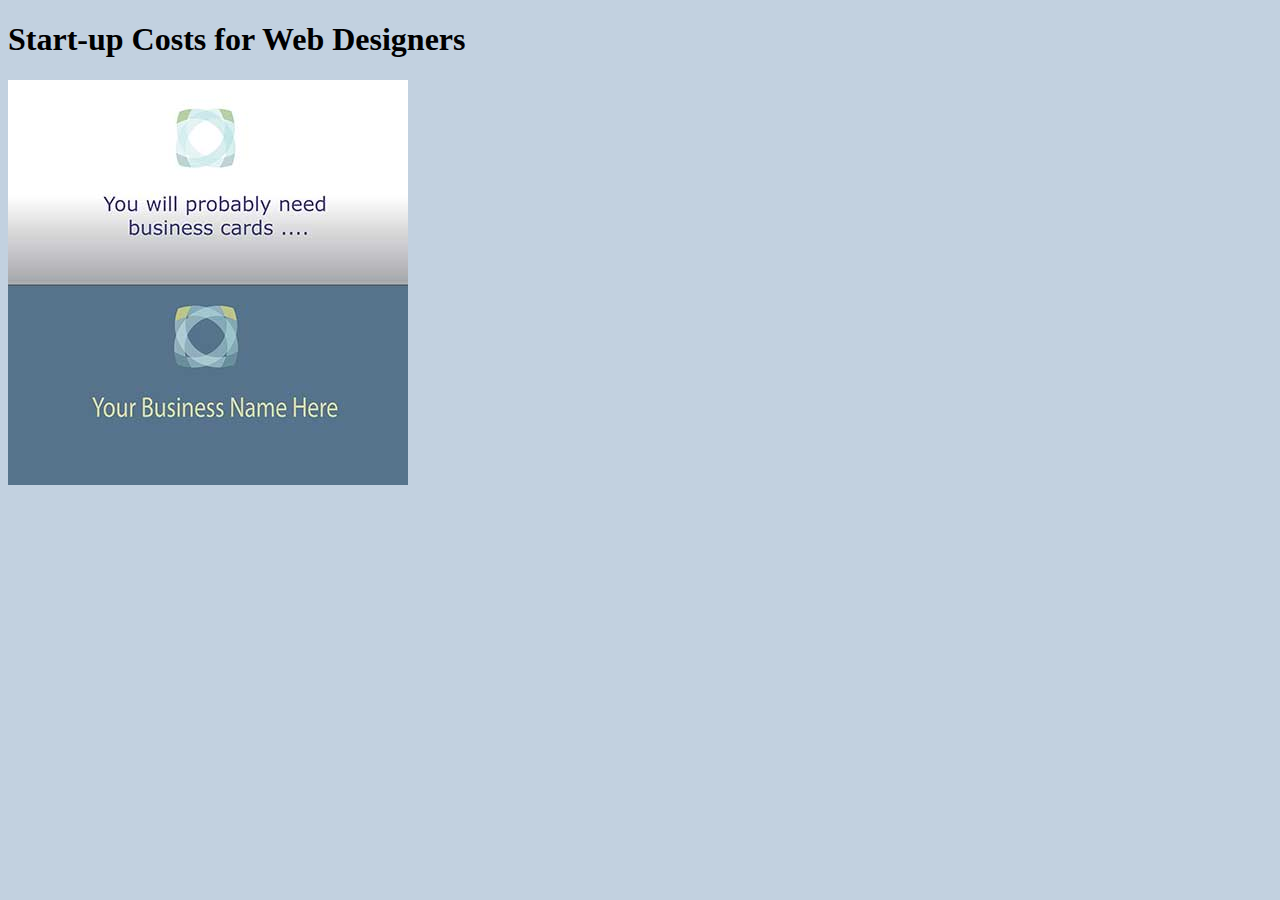
<file: Conditionals_Industry /index.html>
<!DOCTYPE HTML>
<html>
 
 
 <head>  
      <title>Web Programming Class_Conditionals_Industry</title>
      <link rel="stylesheet" href="css/styles.css" type="text/css"/>
 </head>
 
 <body>
     
     <h1>Start-up Costs for Web Designers</h1> 
     
     <div>
      <img src="images/bcard.jpg" alt="chart" title="chart"/>
    </div>
 
      <script src="js/script.js"> </script>
	 
  
<!--write a note -->
 
 


 </body>
</html>
</file>
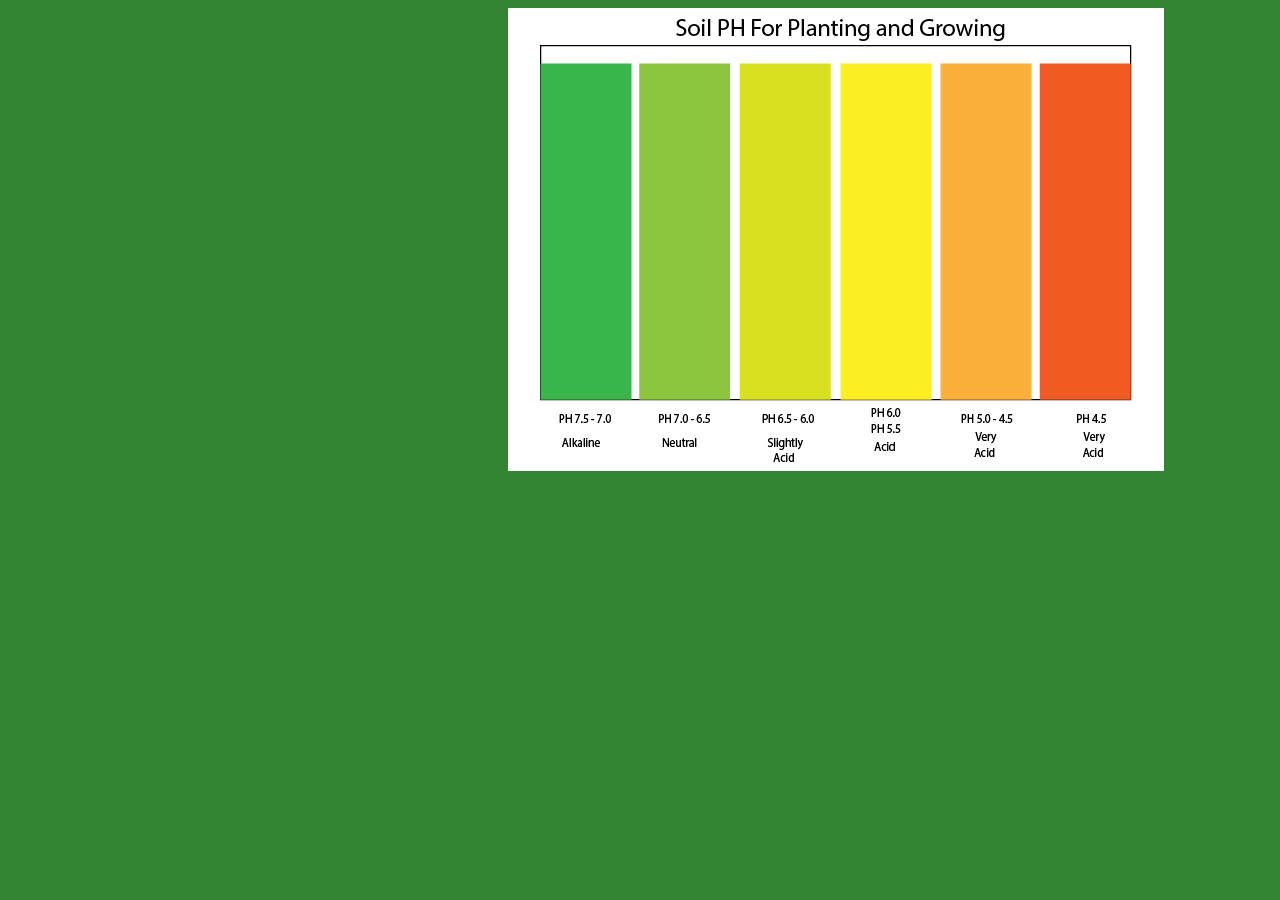
<file: Conditionals_Personal/index.html>
<!DOCTYPE HTML>
<html>
 
 
 <head>  
      <title>Web Programming Class</title>
      <link rel="stylesheet" href="css/styles.css" type="text/css"/>
 </head>
 
 <body>
   
    <div id="chart">
      <img src="images/chart.png" alt="chart" title="chart"/>
    </div>
        
       
<!--write a note -->
 
 
 <script src="js/script.js"> </script>
	 


 </body>
</html>
</file>
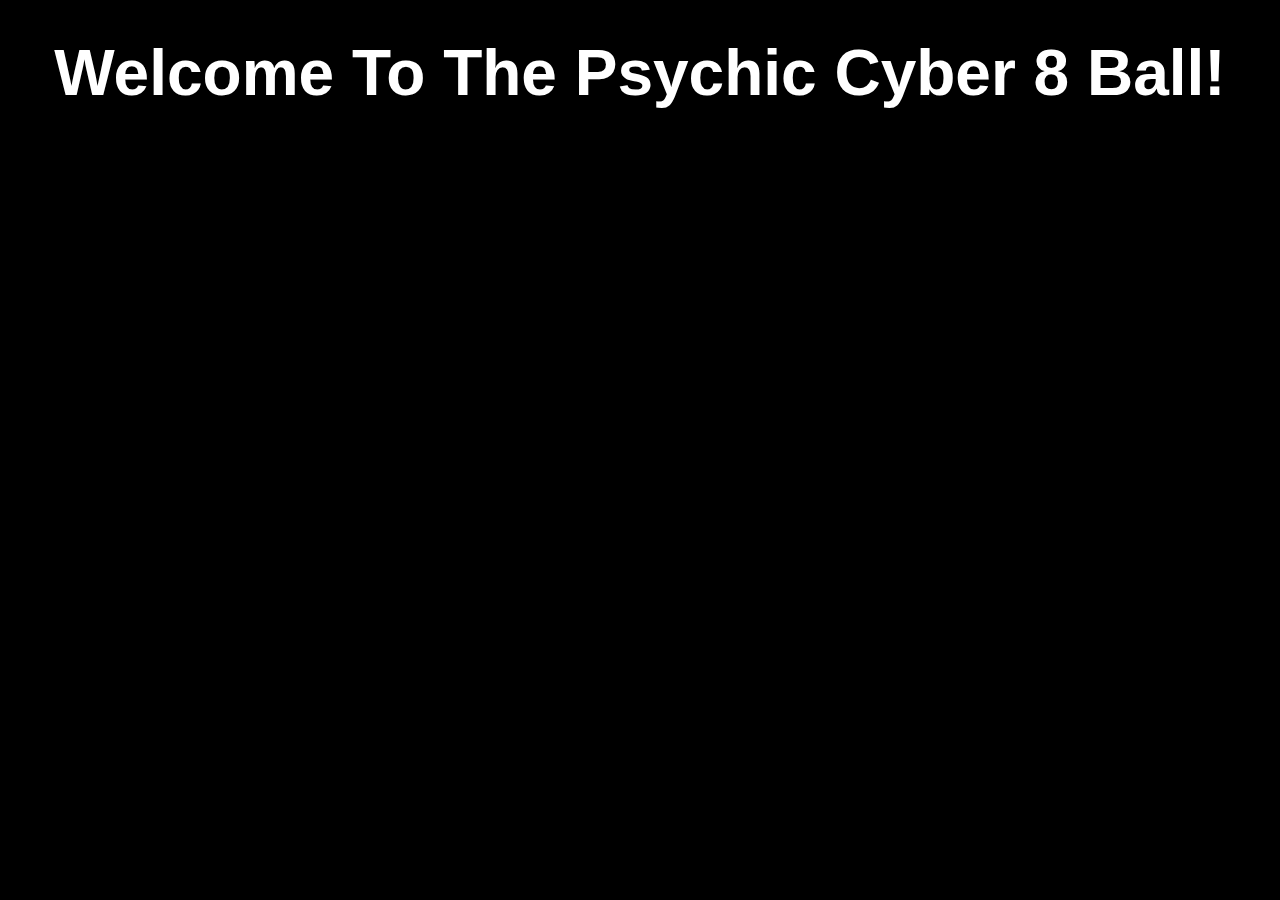
<file: Conditionals_Wacky /index.html>
<!DOCTYPE HTML>
<html>
 
 
 <head>  
      <title>Web Programming Class</title>
      <link rel="stylesheet" href="css/styles.css" type="text/css"/>
 </head>
 
 <body>
   
   <h1>Welcome To The Psychic Cyber 8 Ball!</h1>
   
      <script src="js/script.js"> </script>
	 
  
<!--write a note -->
 
 


 </body>
</html>
</file>
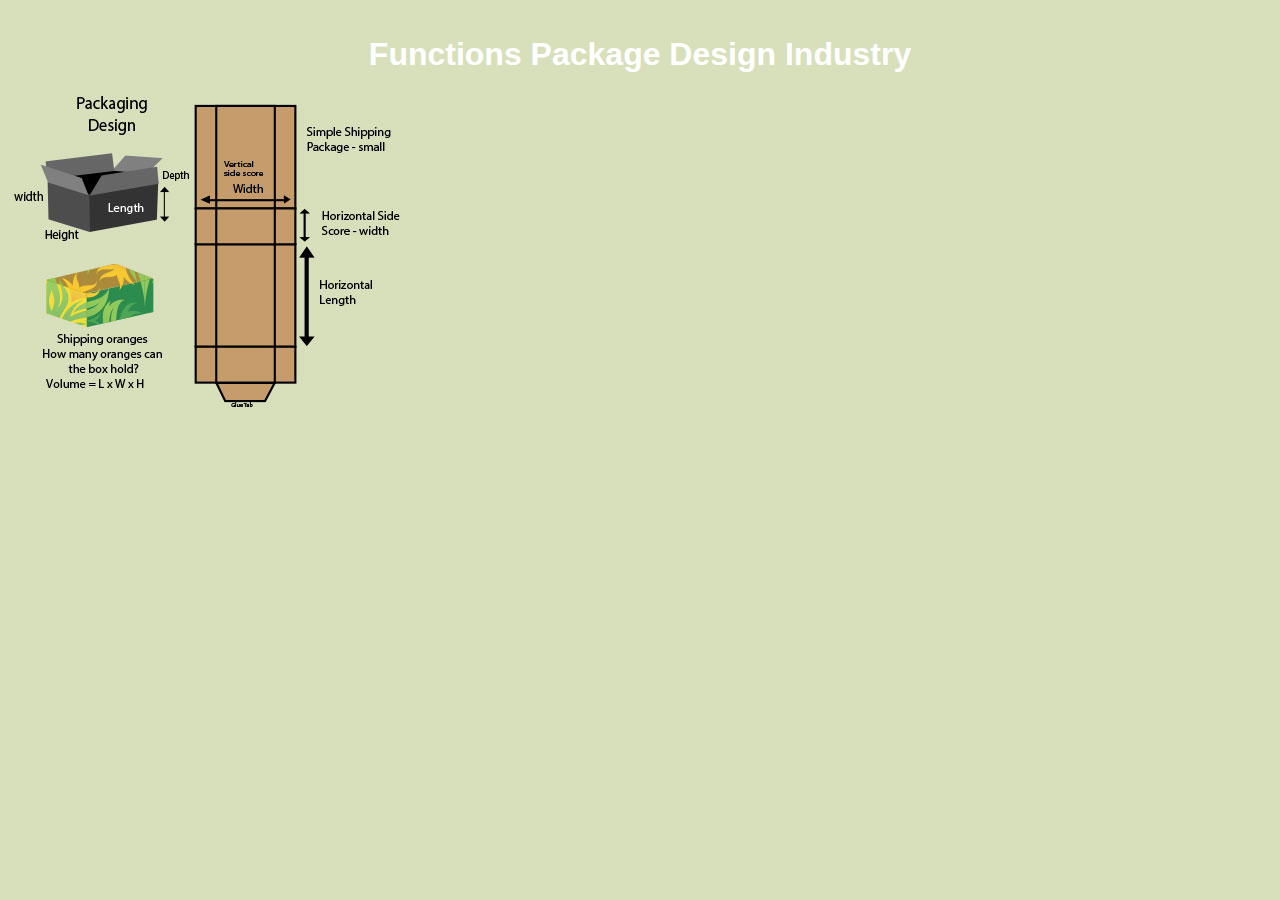
<file: Functions_Industry/index.html>
<!DOCTYPE HTML>
<html>
 
 
 <head>  
      <title>Web Programming Class</title>
      <link rel="stylesheet" href="css/styles.css" type="text/css"/>
 </head>
 
 <body>
   <h1>Functions Package Design Industry</h1>    
      	  
	  
	  <div id="chart">
      <img src="images/box.jpg" alt="boxes" title="boxes"/>
    </div>

  
<!--write a note -->
 
 
<script src="js/script.js"> </script>


 </body>
</html>
</file>
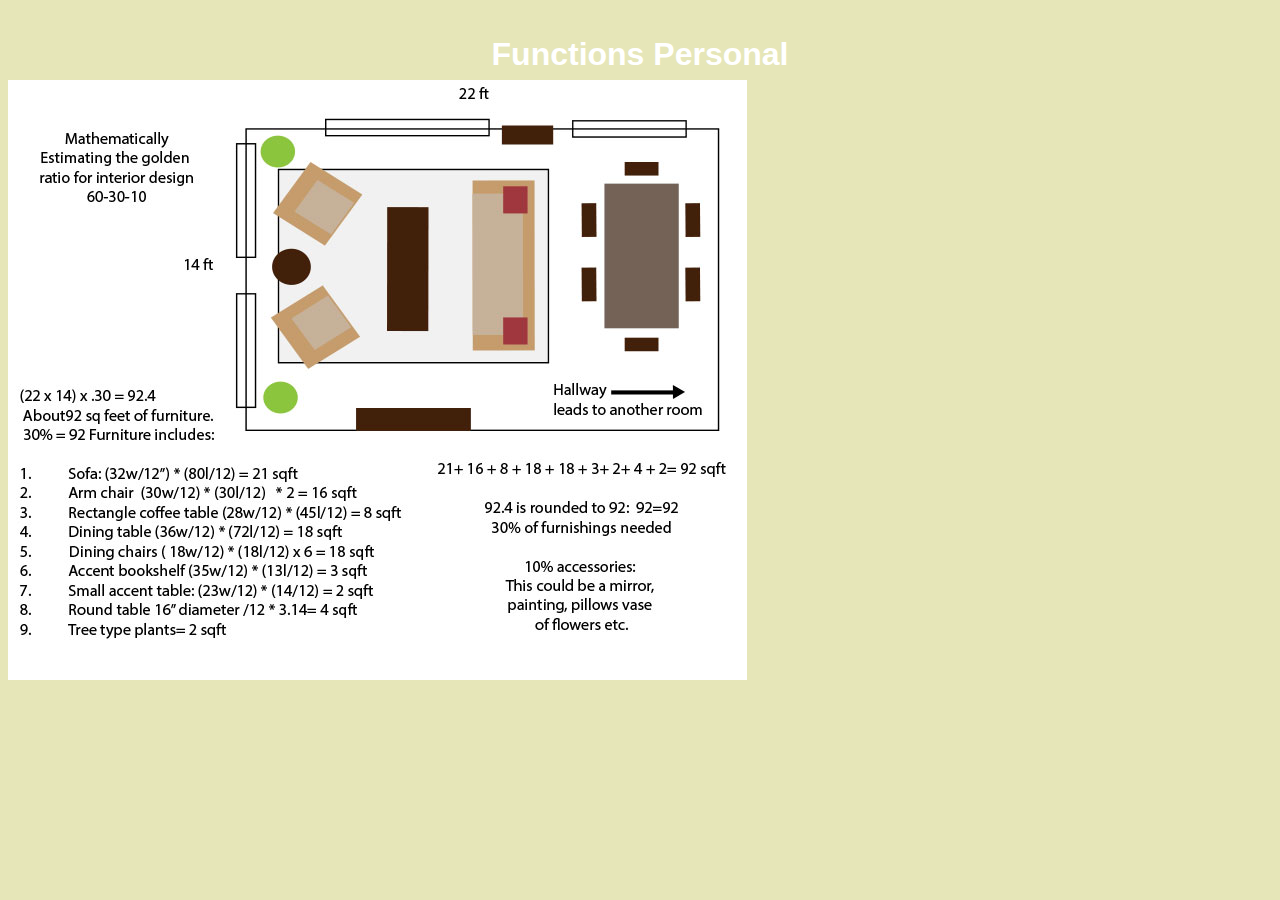
<file: Functions_Personal/index.html>
<!DOCTYPE HTML>
<html>
 
 
 <head>  
      <title>Web Programming Class_Functions Personal</title>
      <link rel="stylesheet" href="css/styles.css" type="text/css"/>
 </head>
 
 <body>
   <h1>Functions Personal</h1>    
      	  
	  <div>
      <img src="images/interiordesign.jpg" alt="room_chart" title="chart"/>
    </div>

  
<!--write a note -->
 
 
<script src="js/script.js"> </script>
	  


 </body>
</html>
</file>
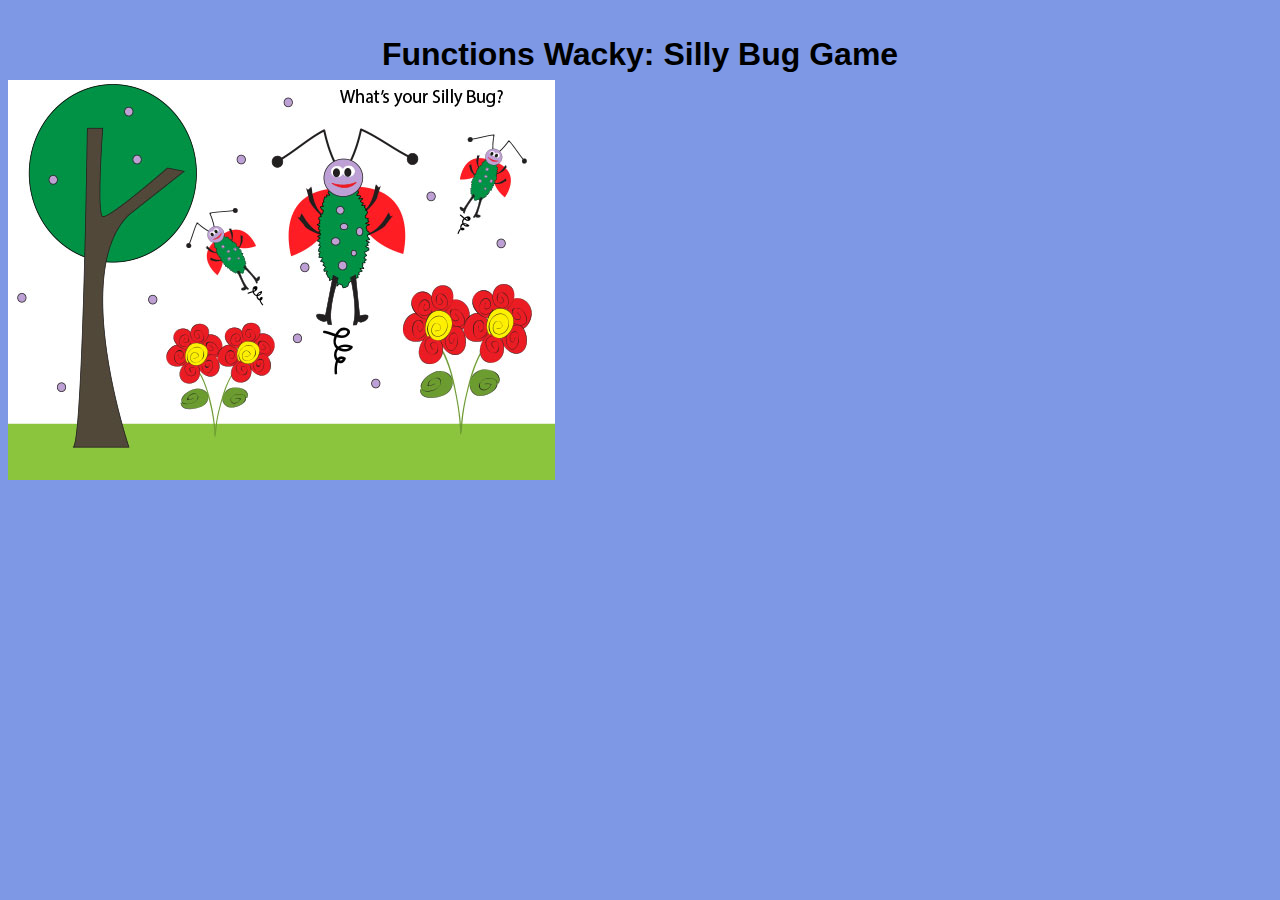
<file: Functions_Wacky/index.html>
<!DOCTYPE HTML>
<html>
 
 
 <head>  
      <title>Web Programming Class Functions Wacky</title>
      <link rel="stylesheet" href="css/styles.css" type="text/css"/>
 </head>
 
 <body>
   <h1>Functions Wacky: Silly Bug Game</h1>    
    
	  
	  
	  <div>
      <img src="images/sillybugs.jpg" alt="bugs" title="bugs"/>
     </div>

  
<!--write a note -->
 
 
 <script src="js/script.js"> </script>


 </body>
</html>
</file>
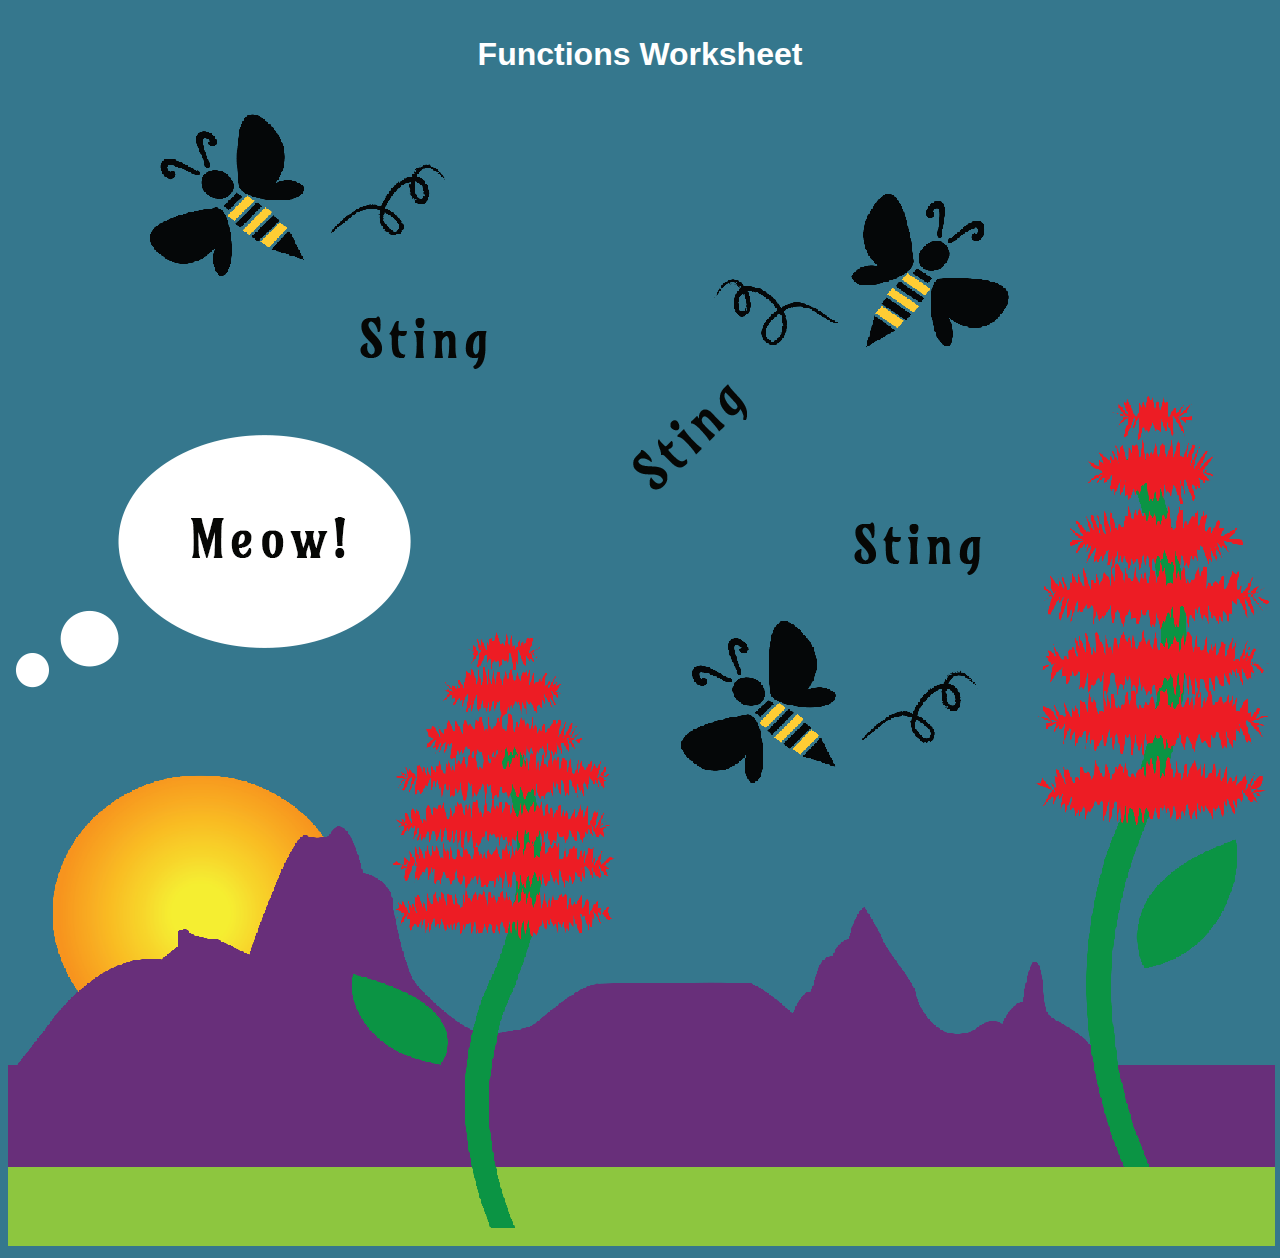
<file: Functions_worksheet/index.html>
<!DOCTYPE HTML>
<html>
 
 
 <head>  
      <title>Web Programming Class</title>
      <link rel="stylesheet" href="css/styles.css" type="text/css"/>
 </head>
 
 <body>
   <h1>Functions Worksheet</h1>    
      <script src="js/script.js"> </script>
	  
	  
	  <div id="chart">
      <img src="images/sting.png" alt="chart" title="chart"/>
    </div>

  
<!--write a note -->
 
 


 </body>
</html>
</file>
<file: Conditionals_Industry /css/styles.css>
/* CSS */

body{
    background-color: #C2D1E0;
}
</file>
<file: Conditionals_Personal/css/styles.css>
/* CSS */

body{
    background-color: #338533;
}

#chart {
width: 60.45751634%; /*555/918 w555-h395*/
float: right;
margin-left: 1.08932462%; /*10px/918*/ 
}
</file>
<file: Conditionals_Wacky /css/styles.css>
/* CSS */

body{
    background-color: #000000;
}

h1 {
font-family: 'Verdana', sans-serif;
font-weight:bold;
color: #FFFFFF;
font-size: 4em; 
margin: 0 auto;
text-align: center;
padding-top: 2.22222222%; /*20px/900*/
padding-bottom: .55555556%; /*5px/900*/

}
</file>
<file: Functions_Industry/css/styles.css>
/* CSS */

body{
    background-color:#d7dfbb;

}

h1{
font-family: 'Verdana', sans-serif;
color: #FFFFFF;
font-size: 2em; 
margin: 0 auto;
text-align: center;
padding-top: 2.22222222%; /*20px/900*/
padding-bottom: .55555556%; /*5px/900*/

}

#bees {
width: 60.45751634%; /*555/918 w555-h395*/
float: right;
margin-left: 1.08932462%; /*10px/918*/ 
}
</file>
<file: Functions_Personal/css/styles.css>
/* CSS */

body{
    background-color: #E6E6B8;

}

h1{
font-family: 'Verdana', sans-serif;
color: #FFFFFF;
font-size: 2em; 
margin: 0 auto;
text-align: center;
padding-top: 2.22222222%; /*20px/900*/
padding-bottom: .55555556%; /*5px/900*/

}
</file>
<file: Functions_Wacky/css/styles.css>
/* CSS */

body{
    background-color:#7E98E5;

}

h1{
font-family: 'Verdana', sans-serif;
color: #000000;
font-size: 2em; 
margin: 0 auto;
text-align: center;
padding-top: 2.22222222%; /*20px/900*/
padding-bottom: .55555556%; /*5px/900*/

}
</file>
<file: Functions_worksheet/css/styles.css>
/* CSS */

body{
    background-color:#35778D;

}

h1{
font-family: 'Verdana', sans-serif;
font-weight:bold;
color: #FFFFFF;
font-size: 2em; 
margin: 0 auto;
text-align: center;
padding-top: 2.22222222%; /*20px/900*/
padding-bottom: .55555556%; /*5px/900*/

}

#bees {
width: 60.45751634%; /*555/918 w555-h395*/
float: right;
margin-left: 1.08932462%; /*10px/918*/ 
}
</file>
